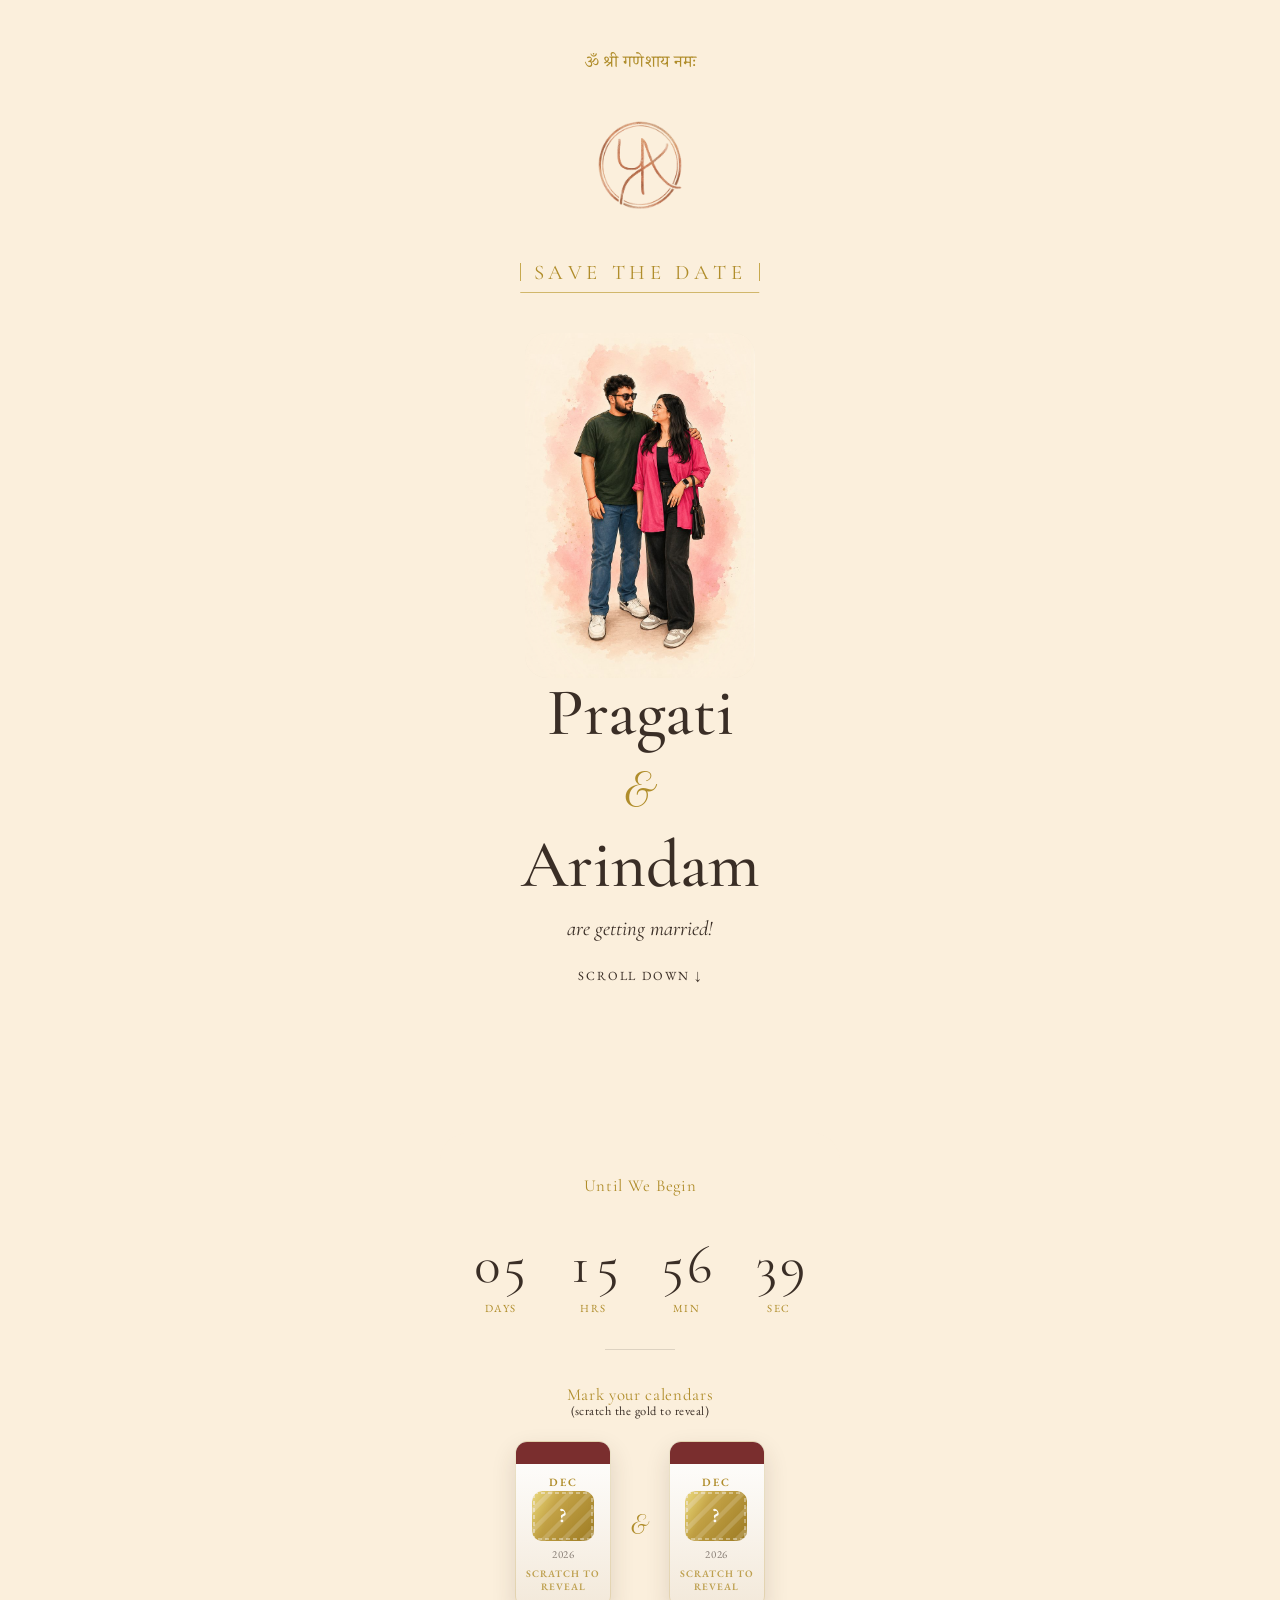
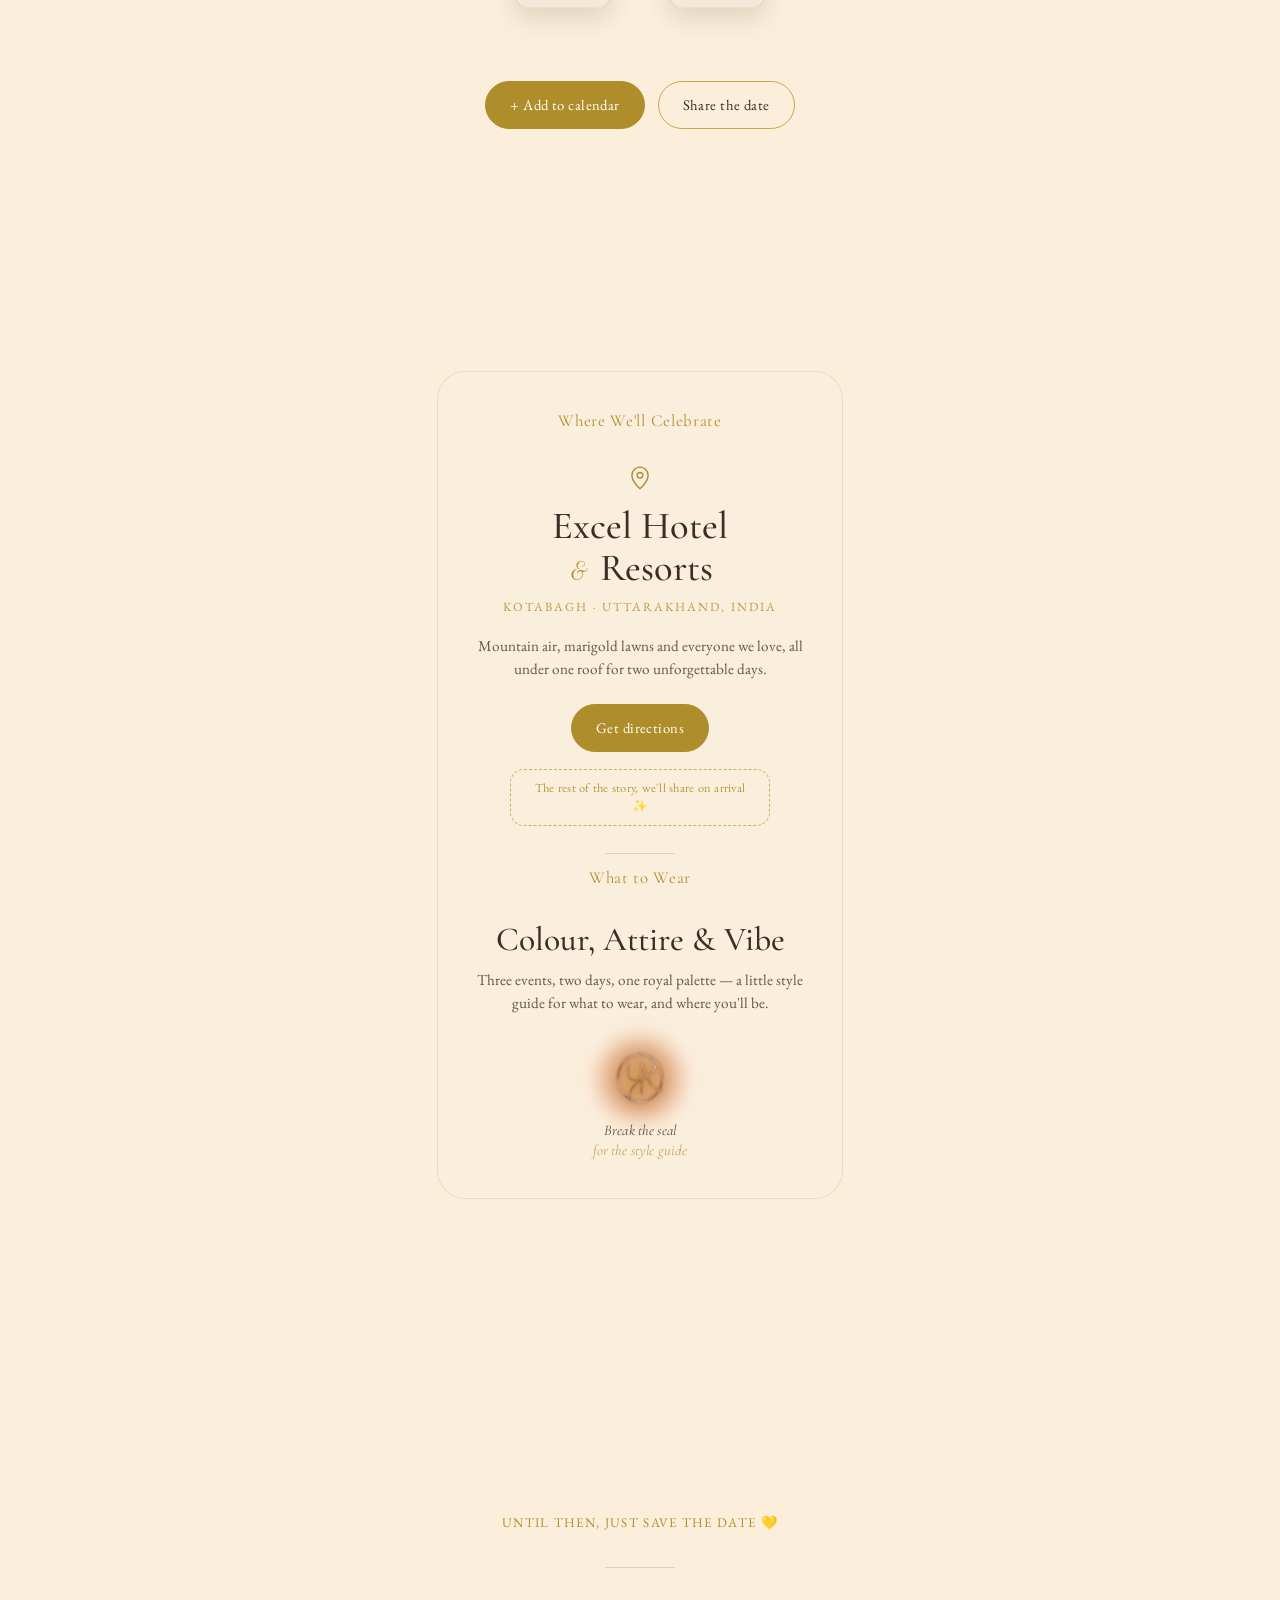
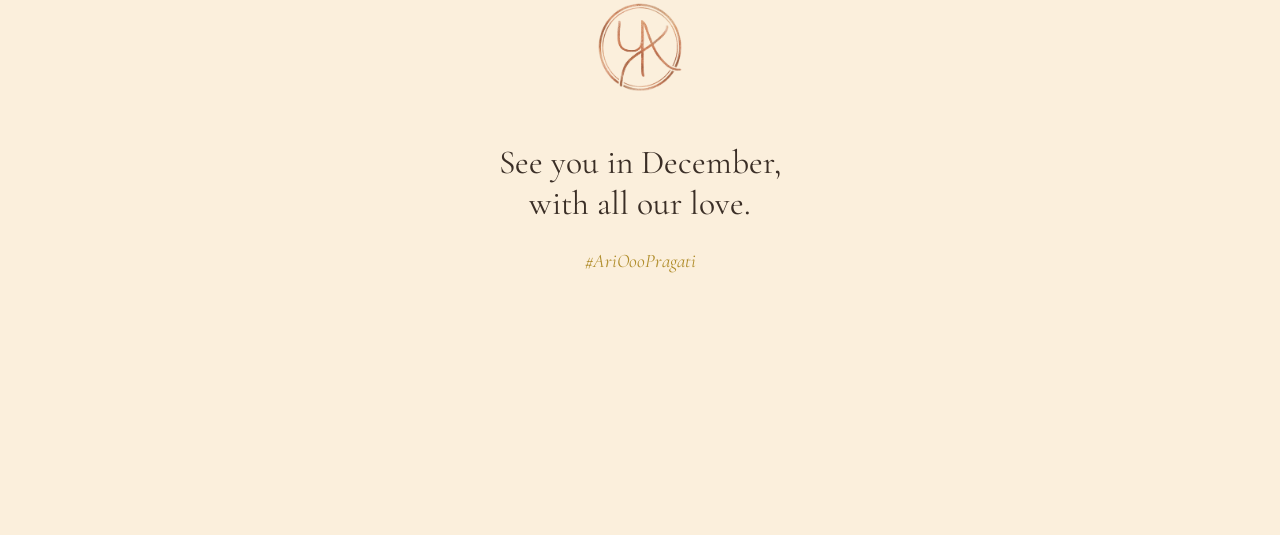
<file: index.html>
<!DOCTYPE html>
<html lang="en">
<head>
<meta charset="UTF-8">
<meta name="viewport" content="width=device-width, initial-scale=1.0, viewport-fit=cover">
<title>Pragati &amp; Arindam — Save the Date</title>
<meta name="description" content="Pragati &amp; Arindam are getting married, 11–12 December 2026.">
<meta property="og:title" content="Pragati &amp; Arindam — Save the Date">
<meta property="og:description" content="11–12 December 2026 · #AriOooPragati">
<meta property="og:type" content="website">
<meta name="theme-color" content="#FBF4E8">

<link rel="preconnect" href="https://fonts.googleapis.com">
<link rel="preconnect" href="https://fonts.gstatic.com" crossorigin>
<link href="https://fonts.googleapis.com/css2?family=Cormorant+Garamond:ital,wght@0,400;0,500;0,600;1,500&family=EB+Garamond:wght@400;500;600&family=Petit+Formal+Script&family=Noto+Serif+Devanagari:wght@500;600&display=swap" rel="stylesheet">

<link rel="stylesheet" href="css/style.css">
<link rel="icon" href="data:image/svg+xml,<svg xmlns=%22http://www.w3.org/2000/svg%22 viewBox=%220 0 100 100%22><text y=%22.9em%22 font-size=%2290%22>❤️</text></svg>">
</head>
<body>

<a class="skip-link" href="#main">Skip to content</a>

<div class="ambient-petals" id="ambient-petals" aria-hidden="true"></div>

<main id="main">

  <!-- ============ HERO ============ -->
  <section id="hero" class="section hero" aria-label="Announcement">
    <p class="om-invocation reveal r0" lang="sa">ॐ श्री गणेशाय नमः</p>
    <div class="monogram monogram--tap" id="hero-monogram" role="button" tabindex="0" aria-label="Tap for a surprise">
       <img src="assets/monogram.PNG" alt="P and A monogram" class="monogram-img">
    </div>

    <p class="std" aria-label="Save the date">
      <span class="std-bracket" aria-hidden="true"></span>
      <span class="std-word" id="std-word" aria-hidden="true">SAVE THE DATE</span>
      <span class="std-bracket" aria-hidden="true"></span>
    </p>

    <!-- Illustrated couple -->
    <div class="couple-wrap reveal r5" id="couple-wrap" role="button" tabindex="0" aria-label="Tap to celebrate">
      <div class="couple-tilt" id="couple-tilt">
        <img class="couple-illustration" id="couple-photo" src="assets/couple.jpg" alt="Illustrated caricature of Pragati and Arindam" width="700" height="1051" loading="eager">
      </div>
    </div>

    <h1 class="hero-names">
      <span class="reveal r1" id="hero-name-a">Pragati</span>
      <span class="reveal r2 hero-amp"><span class="amp-glyph">&amp;</span></span>
      <span class="reveal r3" id="hero-name-b">Arindam</span>
    </h1>
    <p class="reveal r4 hero-sub">are getting married!</p>


    <a href="#save-date" class="reveal r7 scroll-cue" aria-label="Scroll to save the date details">scroll down <span class="cue-arrow" aria-hidden="true">↓</span></a>
  </section>

  <!-- ============ SAVE THE DATE — Calendar flip ============ -->
  <section id="save-date" class="section save-date-section">
    <div class="save-date-wrapper">
        <div class="countdown-block will-reveal">
            <p class="eyebrow">Until We Begin</p>
            <div class="countdown" id="countdown-clock">
              <div class="count-unit"><span class="count-num" id="cd-days">00</span><span class="count-label">days</span></div>
              <div class="count-unit"><span class="count-num" id="cd-hours">00</span><span class="count-label">hrs</span></div>
              <div class="count-unit"><span class="count-num" id="cd-mins">00</span><span class="count-label">min</span></div>
              <div class="count-unit"><span class="count-num" id="cd-secs">00</span><span class="count-label">sec</span></div>
            </div>
        </div>
        <div class="divider will-reveal"></div>
        <div class="calendar-block will-reveal">
          <p class="eyebrow will-reveal">Mark your calendars</p>
          <p class="scratch-note will-reveal">(scratch the gold to reveal)</p>
          <p class="sr-only">Wedding dates: December 11 and 12, 2026.</p>
          <div class="calendar-flip will-reveal">
            <div class="flip-card">
              <span class="flip-month">DEC</span>
              <span class="scratch-wrap" data-scratch-card>
                <span class="flip-day">11</span>
                <canvas class="scratch-canvas" aria-hidden="true"></canvas>
              </span>
              <span class="flip-year">2026</span>
              <span class="scratch-hint">scratch to reveal</span>
            </div>
            <span class="flip-joiner">&amp;</span>
            <div class="flip-card">
              <span class="flip-month">DEC</span>
              <span class="scratch-wrap" data-scratch-card>
                <span class="flip-day">12</span>
                <canvas class="scratch-canvas" aria-hidden="true"></canvas>
              </span>
              <span class="flip-year">2026</span>
              <span class="scratch-hint">scratch to reveal</span>
            </div>
          </div>
        </div>
    <div class="action-row will-reveal">
      <button class="btn btn-primary" id="add-calendar-btn" type="button">
        <span>+ Add to calendar</span>
      </button>
      <button class="btn btn-ghost" id="share-btn" type="button">
        <span>Share the date</span>
      </button>
    </div>
    <p class="toast" id="toast" role="status" aria-live="polite"></p>
    </div>
  </section>

  <!-- ============ VENUE + DRESS CODE TEASER (merged) ============ -->
  <section id="details-teaser" class="section venue-teaser-section">
    <div class="venue-teaser-wrapper will-reveal">
      <p class="eyebrow">Where We'll Celebrate</p>
      <svg class="venue-pin" viewBox="0 0 24 24" aria-hidden="true" focusable="false">
        <path d="M12 2C7.86 2 4.5 5.36 4.5 9.5 4.5 15.13 12 22 12 22s7.5-6.87 7.5-12.5C19.5 5.36 16.14 2 12 2z" fill="none" stroke="currentColor" stroke-width="1.3" stroke-linejoin="round"/>
        <circle cx="12" cy="9.5" r="2.6" fill="none" stroke="currentColor" stroke-width="1.3"/>
      </svg>
      <h2 class="venue-teaser-title">Excel Hotel<br><span class="venue-amp">&amp;</span> Resorts</h2>
      <p class="venue-teaser-state">Kotabagh · Uttarakhand, India</p>
      <p class="venue-teaser-sub">Mountain air, marigold lawns and everyone we love, all under one roof for two unforgettable days.</p>

      <a class="btn btn-primary venue-directions" id="directions-btn" href="https://www.google.com/maps/search/?api=1&amp;query=Excel+Hotel+and+Resorts+Kotabagh+Uttarakhand" target="_blank" rel="noopener">
        <span>Get directions</span>
      </a>
      <span class="details-note">The rest of the story, we'll share on arrival ✨</span>

      <div class="divider teaser-divider"></div>

      <p class="eyebrow">What to Wear</p>
      <h2 class="dress-teaser-title">Colour, Attire &amp; Vibe</h2>
      <p class="dress-teaser-sub">Three events, two days, one royal palette — a little style guide for what to wear, and where you'll be.</p>

      <a class="wax-link" id="style-guide-link" href="https://arindam0186.github.io/ari-ooo-pragati-dc/index.html" aria-label="Open the style guide — colour, attire and décor">
        <span class="wax-link-seal">
          <span class="wax-link-glow" aria-hidden="true"></span>
          <span class="wax-link-shade" aria-hidden="true"></span>
          <span class="wax-link-mono" aria-hidden="true"></span>
        </span>
        <span class="wax-link-caption">Break the seal<br><em>for the style guide</em></span>
      </a>
    </div>
  </section>

  <!-- ============ P.S. + CLOSING (merged) ============ -->
  <section id="closing" class="section closing-section">
    <p class="ps-sub will-reveal">Until then, just save the date 💛</p>

    <div class="closing-divider will-reveal" aria-hidden="true"></div>

    <div class="monogram monogram--tap will-reveal" id="closing-monogram" role="button" tabindex="0" aria-label="Tap for a surprise">
      <img src="assets/monogram.PNG" alt="P and A monogram" class="monogram-img">
    </div>
    <p class="closing-line will-reveal">See you in December,</p>
    <p class="closing-line will-reveal">with all our love.</p>
    <p class="closing-hashtag will-reveal">#AriOooPragati</p>
  </section>

</main>

<script src="js/main.js" defer></script>
</body>
</html>
</file>
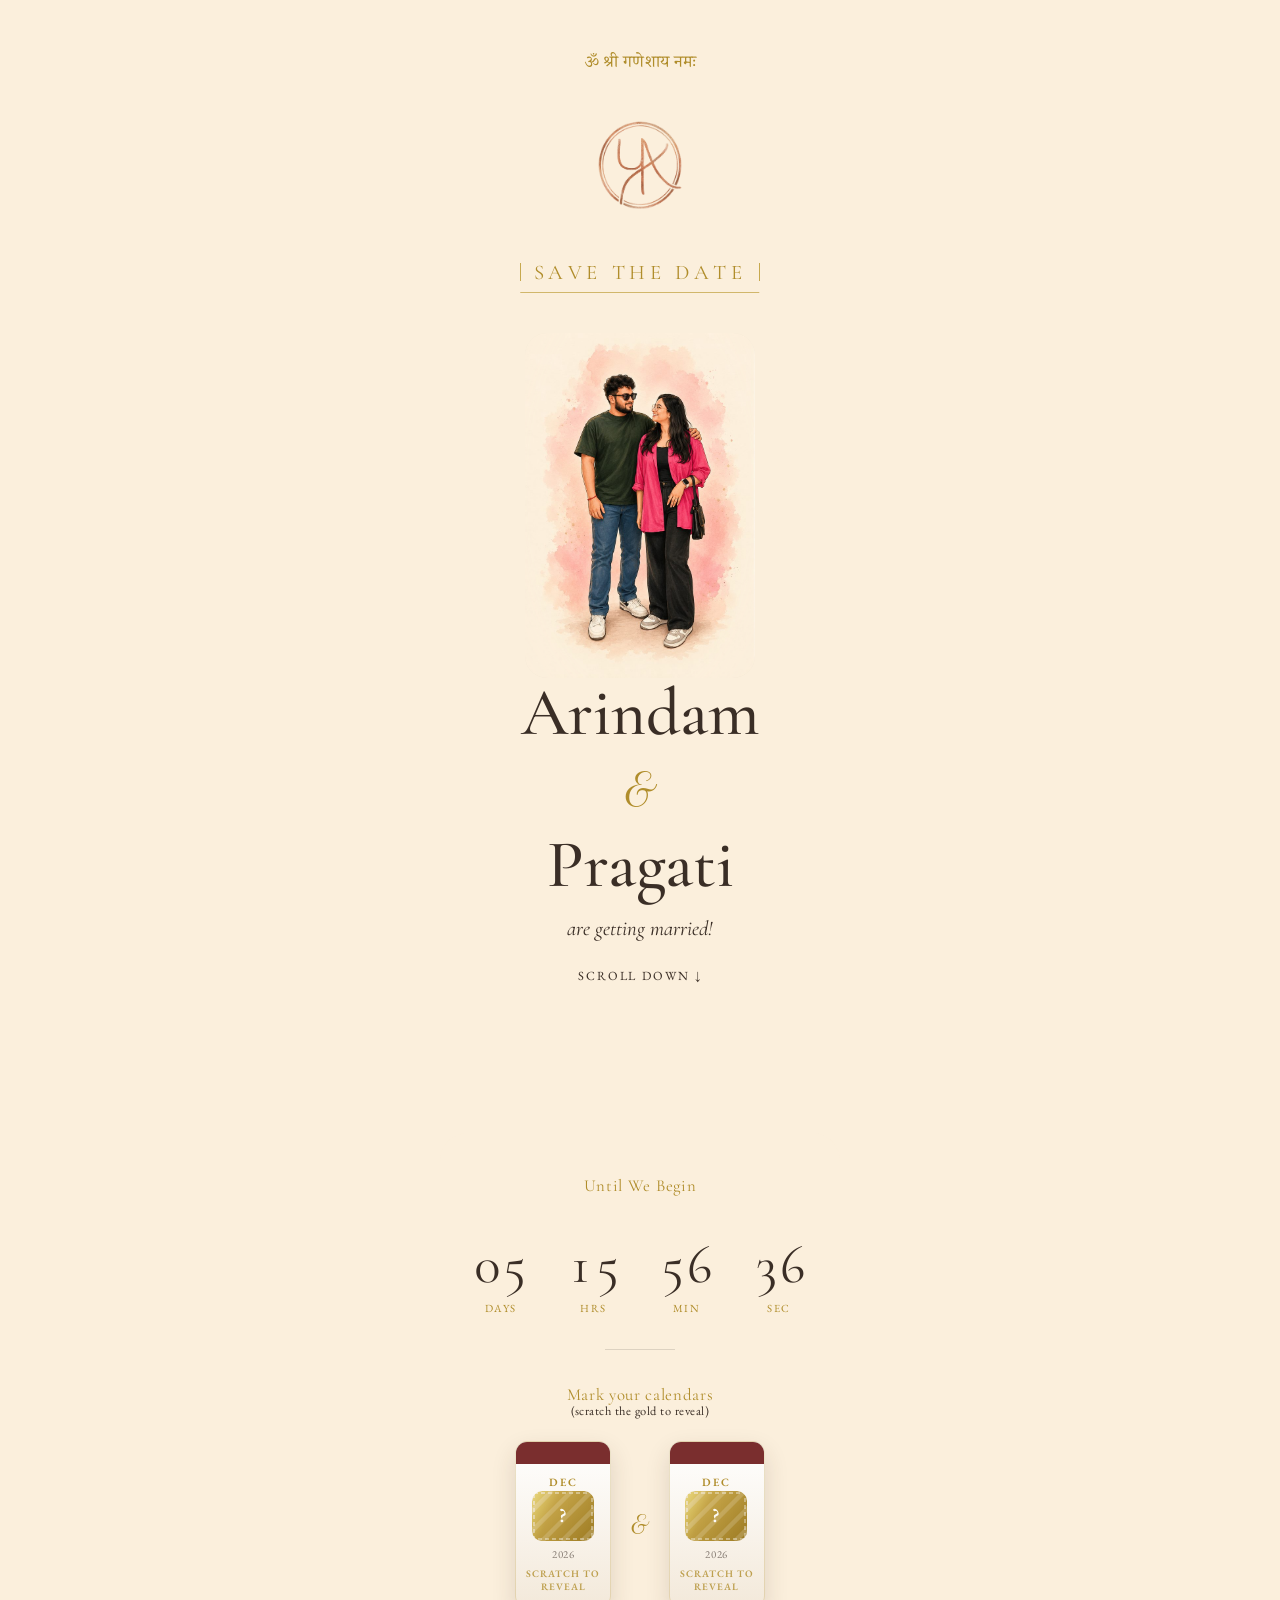
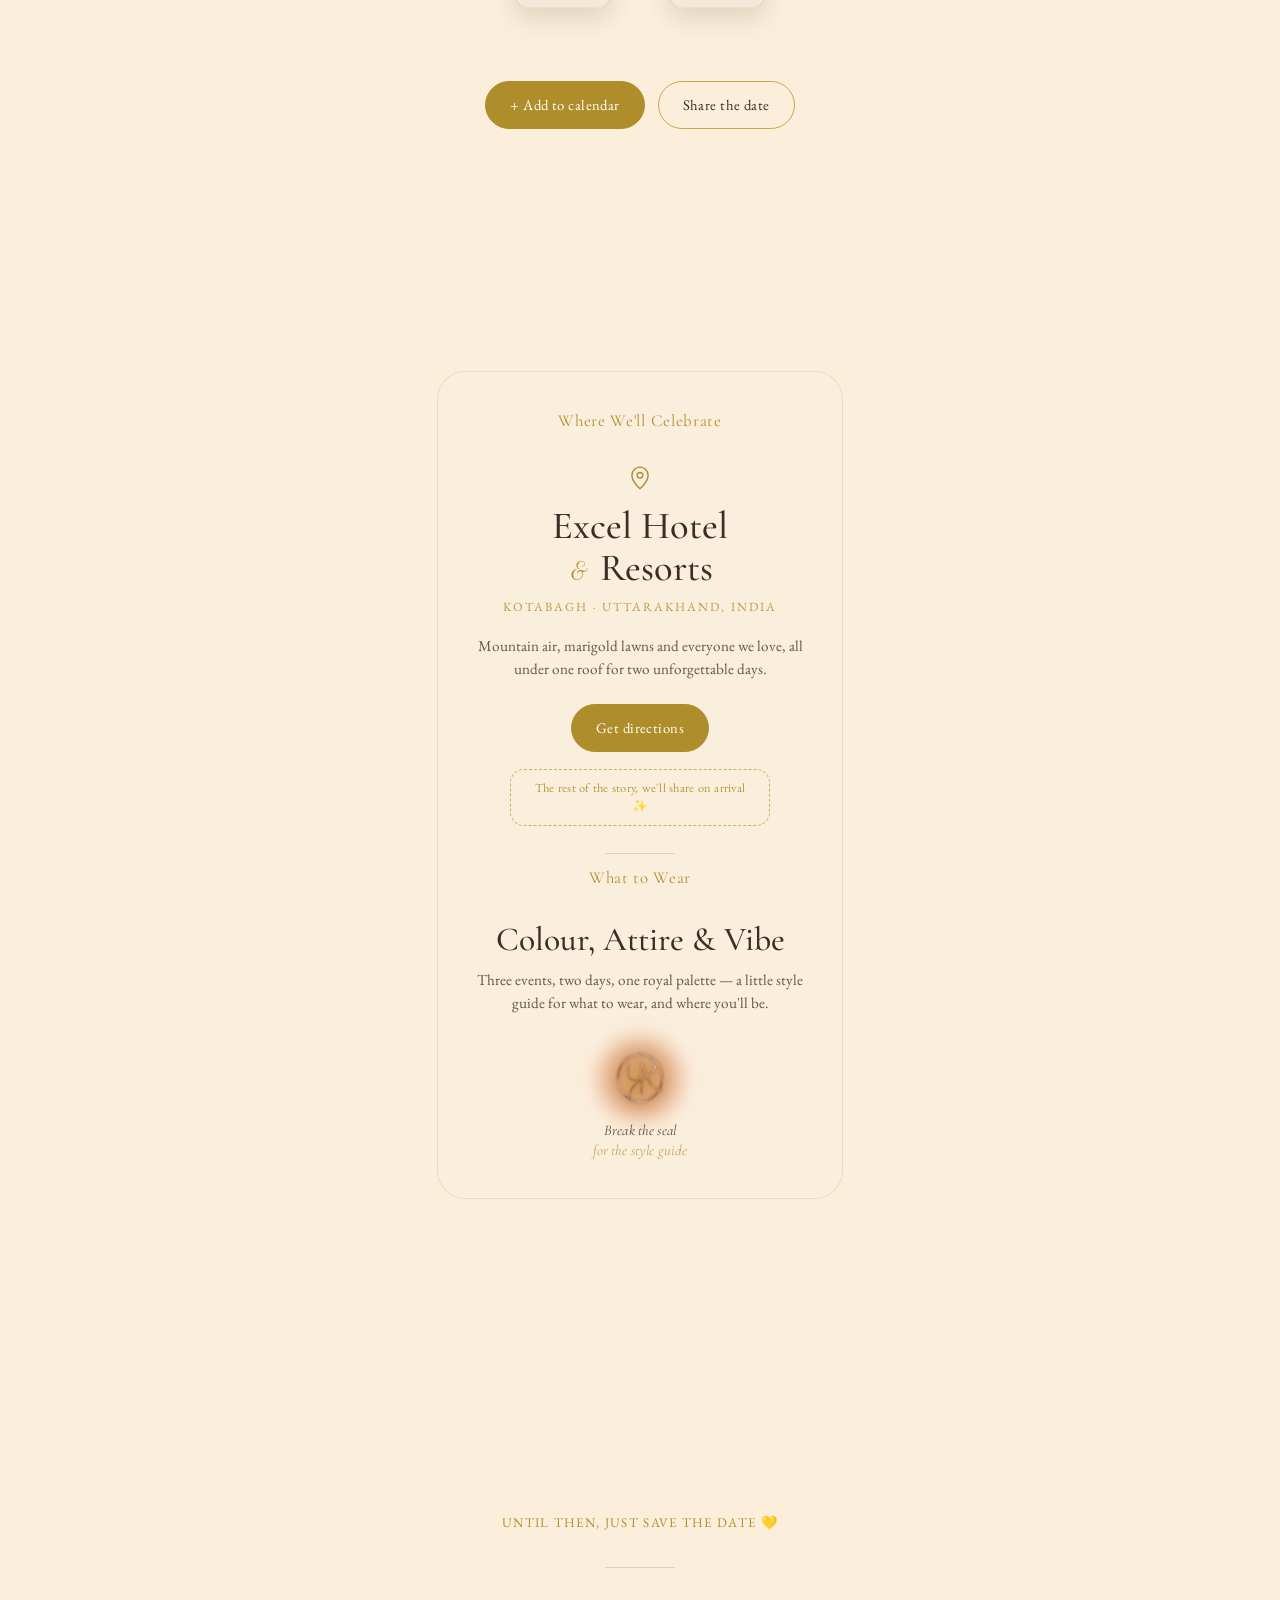
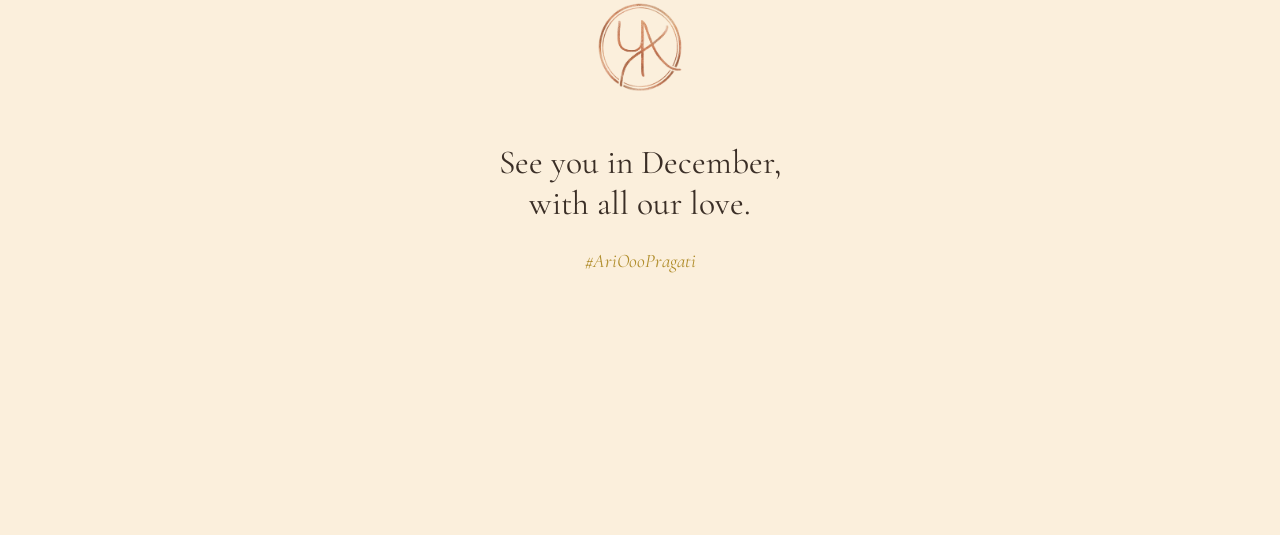
<file: arindam.html>
<!DOCTYPE html>
<html lang="en">
<head>
<meta charset="UTF-8">
<meta name="viewport" content="width=device-width, initial-scale=1.0, viewport-fit=cover">
<title>Arindam &amp; Pragati — Save the Date</title>
<meta name="description" content="Arindam &amp; Pragati are getting married, 11–12 December 2026.">
<meta property="og:title" content="Arindam &amp; Pragati — Save the Date">
<meta property="og:description" content="11–12 December 2026 · #AriOooPragati">
<meta property="og:type" content="website">
<meta name="theme-color" content="#FBF4E8">
<meta http-equiv="refresh" content="0; url=./?order=arindam">
<link rel="canonical" href="./?order=arindam">
<style>
  body { background:#FBF4E8; color:#3a2e22; font-family:Georgia,serif; display:flex; align-items:center; justify-content:center; min-height:100vh; margin:0; }
  a { color:inherit; }
</style>
</head>
<body>
<p>Redirecting… <a href="./?order=arindam">tap here if you're not redirected</a></p>
<script>location.replace('./?order=arindam');</script>
</body>
</html>
</file>
<file: css/style.css>
/* ============================================================
   Pragati & Arindam — Save the Date (v2)
   ============================================================ */

:root{
  --ivory: #fbefdc;
  --ivory-deep: #F3E9DA;
  --ink: #3A2E26;
  --gold: #B08D2B;
  --gold-soft: #C7A94F;
  --marigold: #E08A2C;
  --wine: #7A2E2E;

  --font-display: 'Cormorant Garamond', serif;
  --font-body: 'EB Garamond', serif;
  --font-script: 'Petit Formal Script', cursive;

  --ease: cubic-bezier(.22,.9,.28,1);

  /* Robust viewport height: vh first (universal fallback), dvh overrides where supported */
  --vh100: 100vh;
}

*, *::before, *::after{ box-sizing: border-box; -webkit-tap-highlight-color: transparent; }

html{
  scroll-behavior: smooth;
  -webkit-text-size-adjust: 100%;
  text-size-adjust: 100%;
}

body{
  margin:0;
  width: 100%;
  font-family: var(--font-body);
  background: var(--ivory);
  color: var(--ink);
  overflow-x: hidden;
  position: relative;
}

h1,h2,h3{ font-family: var(--font-display); font-weight: 500; margin: 0; }
p{ margin: 0; }
img{ max-width: 100%; display:block; }
a{ color: inherit; }
button{ font-family: inherit; }

.skip-link{
  position:absolute; left:-9999px; top:auto;
  background: var(--gold); color:#fff; padding: .6em 1em; z-index: 999;
}
.skip-link:focus{ left: 1em; top: 1em; }

/* ============ Section base — robust full height ============ */
.section{
  width: 100%;
  min-height: var(--vh100);
  min-height: 100dvh; /* progressive enhancement, ignored by unsupported browsers */
  display:flex;
  flex-direction: column;
  align-items:center;
  justify-content:center;
  text-align:center;
  padding: 3.2rem 1.5rem;
  position: relative;
}

.eyebrow{
  font-family: var(--font-display);
  font-size: 1.05rem;
  letter-spacing: .04em;
  color: var(--gold);
  margin-bottom: 1.4rem;
}

.std{
  font-family: var(--font-display);
  font-size: 1.3rem;
  letter-spacing: .22em;
  color: var(--gold);
  margin-bottom: 1.6rem;
  display: inline-flex;
  align-items: center;
  gap: .6em;
  position: relative;
}
.std-bracket{
  display: inline-block;
  width: 1px;
  height: .85em;
  background: var(--gold-soft);
  transform: scaleY(0);
  transform-origin: center;
  animation: bracket-open .6s var(--ease) forwards;
  animation-delay: .1s;
}
.std-word{ display: inline-flex; }
.std-letter{
  display: inline-block;
  opacity: 0;
  filter: blur(4px);
  transform: translateY(8px);
  animation: letter-ink-in .7s var(--ease) forwards;
}
.std::after{
  content: '';
  position: absolute;
  left: 50%;
  bottom: -8px;
  width: 0;
  height: 1px;
  background: var(--gold-soft);
  opacity: .8;
  transform: translateX(-50%);
  animation: underline-draw .8s ease-out forwards;
  animation-delay: 1.75s;
}
@keyframes bracket-open{ to{ transform: scaleY(1); } }
@keyframes letter-ink-in{ to{ opacity: 1; filter: blur(0); transform: translateY(0); } }
@keyframes underline-draw{ to{ width: 100%; } }


/* ============================================================
   Ambient petals — continuous, behind all content
   ============================================================ */
.ambient-petals{
  position: fixed;
  inset: 0;
  overflow: visible;
  pointer-events: none;
  z-index: 9999;
}
.petal{
  position:absolute;
  top: -5%;
  width: 9px; height: 13px;
  border-radius: 60% 0 60% 0;
  opacity: .4;
  animation-name: drift;
  animation-timing-function: linear;
  animation-iteration-count: infinite;
}
@keyframes drift{
  0%{ transform: translate(0,0) rotate(0deg); }
  100%{ transform: translate(var(--dx,40px), 108vh) rotate(320deg); }
}
.heart{
  position:absolute;
  width: 22px; height: 22px;
  opacity: .95;
  animation-name: heart-rise;
  animation-timing-function: ease-out;
  animation-fill-mode: forwards;
  pointer-events: none;
  z-index: 1;
}
.heart svg{ width: 100%; height: 100%; display: block; }
@keyframes heart-rise{
  0%{ transform: translate(0,0) scale(.6); opacity: .95; }
  100%{ transform: translate(var(--dx,0), -140px) scale(1.1); opacity: 0; }
}

/* "Double-tap to love" style pop, centered on the couple photo */
.big-heart{
  position: absolute;
  top: 46%;
  left: 50%;
  width: 30%;
  max-width: 78px;
  aspect-ratio: 32 / 29;
  transform: translate(-50%,-50%) scale(.3) rotate(-6deg);
  opacity: 0;
  pointer-events: none;
  z-index: 3;
  filter: drop-shadow(0 10px 20px rgba(122,46,46,.35));
  animation: big-heart-pop 1.05s cubic-bezier(.22,.9,.28,1) forwards;
}
.big-heart svg{ width: 100%; height: 100%; display: block; }
@keyframes big-heart-pop{
  0%{ opacity: 0; transform: translate(-50%,-50%) scale(.3) rotate(-6deg); }
  18%{ opacity: 1; transform: translate(-50%,-50%) scale(1.15) rotate(3deg); }
  34%{ transform: translate(-50%,-50%) scale(1) rotate(0deg); }
  78%{ opacity: 1; }
  100%{ opacity: 0; transform: translate(-50%,-50%) scale(1.06) translateY(-16%); }
}

/* ============================================================
   Sections sit above the ambient layer
   ============================================================ */
main > .section, .save-date-section, .closing-section{
  position: relative;
  z-index: 1;
}

.om-invocation{
  font-family: 'Noto Serif Devanagari', serif;
  font-size: 1.05rem;
  letter-spacing: .02em;
  color: var(--gold);
  margin-bottom: 1.3rem;
  text-align: center;
}

/* ============================================================
   Monogram
   ============================================================ */
.monogram{
  display:inline-flex;
  align-items:center;
  justify-content:center;
  gap: .35rem;
  width: 136px; height: 136px;
  border-radius: 50%;
  position: relative;
  font-family: var(--font-display);
  color: var(--ink);
  margin-bottom: 1.6rem;
}
.monogram::before{
  content:'';
  position:absolute; inset: 7px;
  border-radius: 50%;
}
.mono-letter{ font-size: 1.9rem; font-weight: 500; }
.mono-amp{ font-family: var(--font-script); font-size: 1.4rem; color: var(--gold); }
.monogram-img{
  width: 100%;
  height: 100%;
  object-fit: contain;
  border-radius: 50%;
  padding: 6px;
}

.monogram--tap{
  cursor: pointer;
  transition: transform .4s var(--ease);
}
.monogram--tap:hover, .monogram--tap:focus-visible{ transform: scale(1.06); }
.monogram--tap.zapped{ animation: mono-bump .5s var(--ease); }
@keyframes mono-bump{
  0%{ transform: scale(1); }
  40%{ transform: scale(1.18); }
  100%{ transform: scale(1); }
}

/* ============================================================
   Hero
   ============================================================ */
.hero-names{
  font-size: clamp(2.5rem, 10.5vw, 4.2rem);
  line-height: 1.05;
  display:flex;
  flex-direction:column;
  align-items:center;
  gap: .08em;
}
.hero-amp{
  display: flex;
  align-items: center;
  justify-content: center;
  height: .85em;
  margin: .1em 0;
}
.amp-glyph{
  font-family: var(--font-script);
  font-size: .68em;
  line-height: 1;
  color: var(--gold);
  display: inline-block;
  transform: translateY(0.05em); /* nudge for this typeface's optical center; adjust if needed */
}
.hero-sub{
  font-family: var(--font-display);
  font-style: italic;
  font-size: 1.3rem;
  margin-top: 1rem;
  opacity: .85;
}
.hero-date{
  margin-top: .6rem;
  font-size: 1.05rem;
  letter-spacing: .12em;
  text-transform: uppercase;
  color: var(--gold);
}
.scroll-cue{
  margin-top: 1.6rem;
  font-size: .78rem;
  letter-spacing: .16em;
  text-transform: uppercase;
  opacity: .55;
  color: inherit;
  text-decoration: none;
  cursor: pointer;
  display: inline-block;
  transition: opacity .3s var(--ease);
}
.scroll-cue:hover, .scroll-cue:focus-visible{ opacity: .85; }
.cue-arrow{ display:inline-block; animation: bob 1.8s ease-in-out infinite; }
@keyframes bob{ 0%,100%{ transform: translateY(0); } 50%{ transform: translateY(6px); } }

/* Reveal on load, staggered */
.reveal{
  opacity: 0;
  filter: blur(6px);
  transform: translateY(14px);
  animation: reveal-in 1s var(--ease) forwards;
}
.r0{ animation-delay: 0s; }
.r1{ animation-delay: .1s; }
.r2{ animation-delay: .28s; }
.r3{ animation-delay: .42s; }
.r4{ animation-delay: .62s; }
.r5{ animation-delay: .8s; }
.r6{ animation-delay: 1.05s; }
.r7{ animation-delay: 1.25s; }
@keyframes reveal-in{
  to{ opacity: 1; filter: blur(0); transform: translateY(0); }
}

/* Generic scroll-reveal for below-fold elements */
.will-reveal{
  opacity: 0;
  transform: translateY(22px);
  transition: opacity .8s var(--ease), transform .8s var(--ease);
}
.will-reveal.in-view{ opacity: 1; transform: translateY(0); }

/* ============================================================
   Couple illustration (caricature)
   ============================================================ */
.couple-wrap{
  margin-top: 1.4rem;
  cursor: pointer;
  display:flex;
  flex-direction:column;
  align-items:center;
  gap: .5rem;
  position: relative;
}
.couple-wrap::before, .couple-wrap::after{
  content:'';
  position: absolute;
  top: 46%;
  left: 50%;
  width: 210px;
  height: 210px;
  transform: translate(-50%,-50%) scale(.6);
  border-radius: 50%;
  border: 1px solid rgba(176,141,43,.4);
  opacity: 0;
  pointer-events: none;
  z-index: -1;
}
.couple-wrap.tapped::before{ animation: halo-ripple 1.15s ease-out; }
.couple-wrap.tapped::after{ animation: halo-ripple 1.15s ease-out .2s; }
@keyframes halo-ripple{
  0%{ opacity: .7; transform: translate(-50%,-50%) scale(.62); }
  100%{ opacity: 0; transform: translate(-50%,-50%) scale(1.28); }
}
.couple-tilt{
  transform-origin: 50% 85%;
  transition: transform .12s ease-out;
}
.couple-illustration{
  width: min(58vw, 230px);
  height: auto;
  border-radius: 22px;
  transform-origin: 50% 100%;
  transition: transform .15s ease-out;
  filter: drop-shadow(0 14px 22px rgba(58,46,38,.18));
  -webkit-mask-image: radial-gradient(ellipse 78% 92% at 50% 46%, black 62%, transparent 100%);
  mask-image: radial-gradient(ellipse 78% 92% at 50% 46%, black 62%, transparent 100%);
  animation: sway 4.6s ease-in-out infinite;
}
@keyframes sway{
  0%,100%{ transform: rotate(0deg) translateY(0); }
  50%{ transform: rotate(.6deg) translateY(-3px); }
}
.couple-caption{
  font-size: .78rem;
  letter-spacing: .06em;
  color: var(--gold);
  opacity: .75;
}
.couple-wrap.tapped .couple-illustration{
  animation: loving-pulse 1.15s cubic-bezier(.33,0,.2,1);
}
@keyframes loving-pulse{
  0%{ transform: scale(1); filter: drop-shadow(0 14px 22px rgba(58,46,38,.18)); }
  45%{ transform: scale(1.035); filter: drop-shadow(0 20px 30px rgba(176,141,43,.3)); }
  100%{ transform: scale(1); filter: drop-shadow(0 14px 22px rgba(58,46,38,.18)); }
}

.sr-only{
  position: absolute;
  width: 1px; height: 1px;
  padding: 0; margin: -1px;
  overflow: hidden;
  clip: rect(0,0,0,0);
  white-space: nowrap;
  border: 0;
}

/* ============================================================
   Save the date — flip calendar
   ============================================================ */

.save-date-wrapper{
    max-width:700px;
    margin:auto;

    padding:42px 32px;

    border-radius:28px;

    background:rgba(251, 239, 220);
    backdrop-filter:blur(18px);

    display:flex;
    flex-direction:column;
    gap:34px;
}

.divider{
    width:70px;
    height:1px;
    background:rgba(0,0,0,.12);
    margin:auto;
}

.save-title{

    font-size:2rem;
    font-family:var(--heading-font);

    margin-bottom:.4rem;
}

.save-subtitle{

    font-size:1rem;
    letter-spacing:.15em;

    text-transform:uppercase;

    opacity:.7;

    margin-bottom:24px;
}

.countdown-block{

    display:flex;
    flex-direction:column;

    align-items:center;

    gap:20px;
}

.calendar-block{

    text-align:center;

    display:flex;

    flex-direction:column;

    align-items:center;
}

.calendar-flip{
  display:flex;
  align-items:center;
  gap: 1.1rem;
  margin-bottom: 2.4rem;
}
.flip-card{
  width: 96px;
  background: linear-gradient(180deg, #fff, var(--ivory-deep));
  border-radius: 12px;
  box-shadow: 0 10px 24px rgba(58,46,38,.14), 0 1px 0 rgba(255,255,255,.6) inset;
  padding: .8rem 0 .9rem;
  display:flex;
  flex-direction:column;
  align-items:center;
  border: 1px solid rgba(176,141,43,.25);
  position: relative;
  overflow:hidden;
}
.flip-card::before{
  content:'';
  position:absolute; top:0; left:0; right:0; height: 22px;
  background: var(--wine);
}
.flip-month{
  margin-top: 20px;
  font-size: .7rem;
  letter-spacing: .16em;
  color: var(--gold);
  font-weight: 600;
}
.flip-day{
  font-family: var(--font-display);
  font-size: 2.6rem;
  line-height: 1;
  margin-top: .15rem;
}
.flip-year{ font-size: .68rem; opacity: .6; margin-top: .2rem; letter-spacing: .08em; }
.flip-joiner{ font-family: var(--font-script); font-size: 1.6rem; color: var(--gold); }

/* ---- Scratch-to-reveal date ---- */
.scratch-note{
  font-size: .78rem;
  letter-spacing: .04em;
  opacity: .6;
  margin: -1.6rem 0 1.4rem;
}
.scratch-wrap{
  position: relative;
  display: flex;
  align-items: center;
  justify-content: center;
  min-width: 3.9rem;
  min-height: 2.7rem;
  padding: .2rem .3rem;
  margin: .15rem 0;
  border-radius: 10px;
  overflow: hidden;
}
.scratch-canvas{
  position: absolute;
  inset: 0;
  border-radius: 10px;
  cursor: grab;
  touch-action: none;
  box-shadow: 0 1px 0 rgba(255,255,255,.35) inset;
  transition: opacity .55s var(--ease), transform .55s var(--ease);
}
.scratch-canvas:active{ cursor: grabbing; }
.scratch-canvas.revealed{
  opacity: 0;
  transform: scale(1.18);
  pointer-events: none;
}
.scratch-wrap::after{
  content: '';
  position: absolute;
  inset: 0;
  border-radius: 10px;
  background: linear-gradient(115deg, transparent 25%, rgba(255,255,255,.65) 50%, transparent 75%);
  background-size: 220% 100%;
  background-position: -60% 0;
  animation: scratch-shimmer 2.4s ease-in-out infinite;
  mix-blend-mode: overlay;
  pointer-events: none;
}
.scratch-wrap.done::after{ display: none; }
@keyframes scratch-shimmer{
  0%{ background-position: -60% 0; }
  55%, 100%{ background-position: 160% 0; }
}
.scratch-hint{
  display: block;
  margin-top: .35rem;
  font-size: .62rem;
  font-weight: 600;
  letter-spacing: .1em;
  text-transform: uppercase;
  color: var(--gold);
  opacity: .8;
  transition: opacity .4s var(--ease);
}
.scratch-hint.done{ opacity: 0; }

/* Buttons */
.action-row{ display:flex; gap: .8rem; flex-wrap: wrap; justify-content:center; }
.btn{
  border-radius: 999px;
  padding: .85rem 1.5rem;
  font-size: .92rem;
  letter-spacing: .03em;
  border: 1px solid var(--gold-soft);
  background: transparent;
  color: var(--ink);
  cursor: pointer;
  transition: transform .25s var(--ease), background .25s var(--ease), color .25s var(--ease);
}
.btn-primary{ background: var(--gold); color: #fff; border-color: var(--gold); }
.btn:hover, .btn:focus-visible{ transform: translateY(-2px); }
.btn-primary:hover{ background: #9c7a22; }
.btn-ghost:hover{ background: rgba(176,141,43,.08); }

.toast{
  margin-top: 1rem;
  font-size: .85rem;
  color: var(--gold);
  min-height: 1.2em;
  opacity: 0;
  transition: opacity .4s var(--ease);
}
.toast.show{ opacity: 1; }

/* ============================================================
   Countdown
   ============================================================ */
.countdown{ display:flex; gap: clamp(1rem, 4vw, 2.2rem); }
.count-unit{ display:flex; flex-direction:column; align-items:center; min-width: 3.6rem; }
.count-num{
  font-family: var(--font-display);
  font-size: clamp(2.2rem, 8vw, 3.4rem);
  font-variant-numeric: tabular-nums;
  line-height:1;
}
.count-label{ margin-top: .5rem; font-size: .68rem; letter-spacing: .14em; text-transform: uppercase; color: var(--gold); }

/* ============================================================
   Events — swipeable card carousel
   ============================================================ */
.events-hint{ font-size: .78rem; letter-spacing: .06em; opacity: .55; margin-bottom: 1.6rem; }

.card-carousel{
  display:flex;
  gap: 1rem;
  overflow-x: auto;
  scroll-snap-type: x mandatory;
  width: 100%;
  max-width: 420px;
  padding: .4rem .2rem 1rem;
  -webkit-overflow-scrolling: touch;
  scrollbar-width: none;
}
.card-carousel::-webkit-scrollbar{ display:none; }

.event-card-mini{
  flex: 0 0 100%;
  scroll-snap-align: center;
  background: #fff;
  border-radius: 18px;
  border: 1px solid rgba(176,141,43,.2);
  box-shadow: 0 12px 28px rgba(58,46,38,.08);
  padding: 1.6rem 1.5rem;
  text-align: left;
  border-top: 4px solid var(--accent);
}
.mini-eyebrow{ font-size: .7rem; letter-spacing: .18em; text-transform: uppercase; color: var(--accent); }
.mini-title{ font-size: 1.7rem; margin-top: .3rem; }
.mini-time{ font-family: var(--font-display); font-style: italic; opacity: .75; margin-top: .15rem; }
.mini-desc{ margin-top: .7rem; font-size: .95rem; line-height: 1.45; }
.mini-dress{ margin-top: .8rem; font-size: .88rem; line-height: 1.4; }
.mini-swatches{ display:flex; gap: .4rem; margin-top: .7rem; }
.mini-swatches span{ width: 18px; height: 18px; border-radius: 50%; border: 1px solid rgba(0,0,0,.1); }
.mini-venue{ margin-top: .8rem; font-size: .82rem; opacity: .65; }

.carousel-dots{ display:flex; gap: .5rem; margin-top: .4rem; }
.dot{ width: 6px; height: 6px; border-radius: 50%; background: rgba(176,141,43,.3); transition: background .3s var(--ease), transform .3s var(--ease); }
.dot.active{ background: var(--gold); transform: scale(1.3); }

/* ============================================================
   Venue teaser
   ============================================================ */
.venue-teaser-section{ padding-top: 2rem; padding-bottom: 2rem; }
.venue-teaser-wrapper{
  max-width: 460px;
  margin: auto;
  padding: 38px 32px;
  border-radius: 28px;
  background: rgba(251, 239, 220, .6);
  border: 1px solid rgba(176,141,43,.18);
  display: flex;
  flex-direction: column;
  align-items: center;
  gap: .55rem;
}
.venue-pin{
  width: 26px;
  height: 26px;
  color: var(--gold);
  margin-top: .2rem;
  margin-bottom: .3rem;
}
.venue-teaser-title{ font-size: clamp(1.9rem, 7vw, 2.4rem); }
.venue-teaser-state{
  font-size: .78rem;
  letter-spacing: .16em;
  text-transform: uppercase;
  color: var(--gold);
  opacity: .85;
}
.venue-teaser-sub{
  margin-top: .7rem;
  font-size: .95rem;
  line-height: 1.5;
  opacity: .8;
  max-width: 340px;
}
.venue-teaser-wrapper .coming-soon-badge{ margin-top: .3rem; }
.venue-teaser-title{ line-height: 1.1; }
.venue-amp{
  font-family: var(--font-script);
  font-size: .62em;
  color: var(--gold);
  display: inline-block;
  margin: 0 .1em;
}
.venue-directions{
  margin-top: .9rem;
  text-decoration: none;
  display: inline-block;
}
.teaser-divider{ margin: 1.1rem auto .3rem; }
.details-note{
  margin-top: .5rem;
  display: inline-block;
  max-width: 260px;
  padding: .6rem 1.1rem;
  border-radius: 14px;
  border: 1px dashed var(--gold-soft);
  font-size: .78rem;
  letter-spacing: .02em;
  line-height: 1.45;
  color: var(--gold);
  opacity: .9;
}

/* ============================================================
   Dress code teaser
   ============================================================ */
.dress-teaser-section{ padding-top: 2rem; padding-bottom: 2rem; }
.dress-teaser-wrapper{
  max-width: 460px;
  margin: auto;
  padding: 38px 32px;
  border-radius: 28px;
  background: rgba(251, 239, 220, .6);
  border: 1px solid rgba(176,141,43,.18);
  display: flex;
  flex-direction: column;
  align-items: center;
  gap: .9rem;
}
.dress-teaser-title{ font-size: clamp(1.7rem, 6vw, 2.1rem); }
.dress-teaser-sub{
  font-size: .95rem;
  line-height: 1.5;
  opacity: .8;
  max-width: 340px;
}
.coming-soon-badge{
  margin-top: .6rem;
  display: inline-block;
  padding: .55rem 1.3rem;
  border-radius: 999px;
  border: 1px dashed var(--gold-soft);
  font-size: .74rem;
  letter-spacing: .14em;
  text-transform: uppercase;
  color: var(--gold);
  opacity: .85;
}

/* ---- Wax seal — the tap-through into the style guide site ----
   Echoes the wax-seal "break to reveal" language used throughout
   the style guide itself, so the two sites read as one invitation. */
.wax-link{
  margin-top: 1.5rem;
  display: inline-flex;
  flex-direction: column;
  align-items: center;
  gap: .7rem;
  text-decoration: none;
  color: inherit;
  transition: transform .35s var(--ease);
}
.wax-link:hover, .wax-link:focus-visible{ transform: scale(1.05); }
.wax-link:hover .wax-link-seal, .wax-link:focus-visible .wax-link-seal{ transform: rotate(-4deg); }
.wax-link:active .wax-link-seal{ transform: scale(.9); }

.wax-link-seal{
  position: relative;
  width: 62px;
  height: 62px;
}
.wax-link-shade{
  position: absolute;
  inset: -10%;
  border-radius: 50%;
  pointer-events: none;
  filter: blur(6px);
  background: radial-gradient(circle, rgba(58,32,14,.15) 0%, transparent 64%);
}
.wax-link-mono{
  position: absolute;
  inset: 6%;
  background-image: url('../assets/monogram.PNG');
  background-repeat: no-repeat;
  background-position: center;
  background-size: 128% 128%;
  filter:
    drop-shadow(0 0 1px rgba(58,46,38,.4))
    drop-shadow(0 2px 5px rgba(58,46,38,.3));
}
.wax-link-glow{
  position: absolute;
  inset: -16px;
  border-radius: 50%;
  pointer-events: none;
  filter: blur(9px);
  background: radial-gradient(circle, rgba(244,179,61,.85) 0%, rgba(201,87,28,.5) 42%, transparent 75%);
  animation: wax-glow-pulse 2.4s ease-in-out infinite;
}
@keyframes wax-glow-pulse{
  0%,100%{ opacity:.3; transform:scale(.9); }
  50%{ opacity:.85; transform:scale(1.22); }
}
.wax-link-caption{
  font-family: var(--font-display);
  font-style: italic;
  font-size: .92rem;
  line-height: 1.35;
  letter-spacing: .01em;
  opacity: .85;
}
.wax-link-caption em{ font-style: italic; color: var(--gold); opacity: .9; }

/* ============================================================
   Contacts
   ============================================================ */
/* ============================================================
   P.S. note — informal, no card, matches ink/gold language
   ============================================================ */
.ps-mark{
  font-family: var(--font-script);
  font-size: 2.2rem;
  color: var(--gold);
  margin-bottom: .4rem;
}
.ps-line{
  font-family: var(--font-display);
  font-style: italic;
  font-size: 1.3rem;
  line-height: 1.4;
  max-width: 320px;
}
.ps-sub{
  margin-top: 1.1rem;
  font-size: .82rem;
  letter-spacing: .1em;
  text-transform: uppercase;
  color: var(--gold);
  opacity: .8;
}

/* ============================================================
   Closing (now shares a page with the P.S. note above it)
   ============================================================ */
.closing-divider{
  width: 70px;
  height: 1px;
  background: rgba(0,0,0,.12);
  margin: 2.2rem 0 .2rem;
}
.closing-section .monogram{ margin-top: .6rem; }
.closing-line{ font-family: var(--font-display); font-size: clamp(1.5rem, 6vw, 2.1rem); }
.closing-hashtag{
  margin-top: 1.6rem;
  font-family: var(--font-display);
  font-style: italic;
  font-size: 1.2rem;
  color: var(--gold);
}

/* ============================================================
   Accessibility
   ============================================================ */
:focus-visible{ outline: 2px solid var(--gold); outline-offset: 3px; }

/* Reduced-motion is intentionally not special-cased here — every animation
   on this page (petals, hearts, taps, idle sway, tilt) always plays, on
   every device, regardless of system motion settings. This is a deliberate
   choice for a small, personal invite site rather than a general product. */

@media (max-width: 380px){
  .monogram{ width: 96px; height: 96px; }
  .mono-letter{ font-size: 1.6rem; }
  .countdown{ gap: .8rem; }
  .flip-card{ width: 84px; }
  .scratch-wrap{ min-width: 3.3rem; min-height: 2.3rem; }
}
</file>
